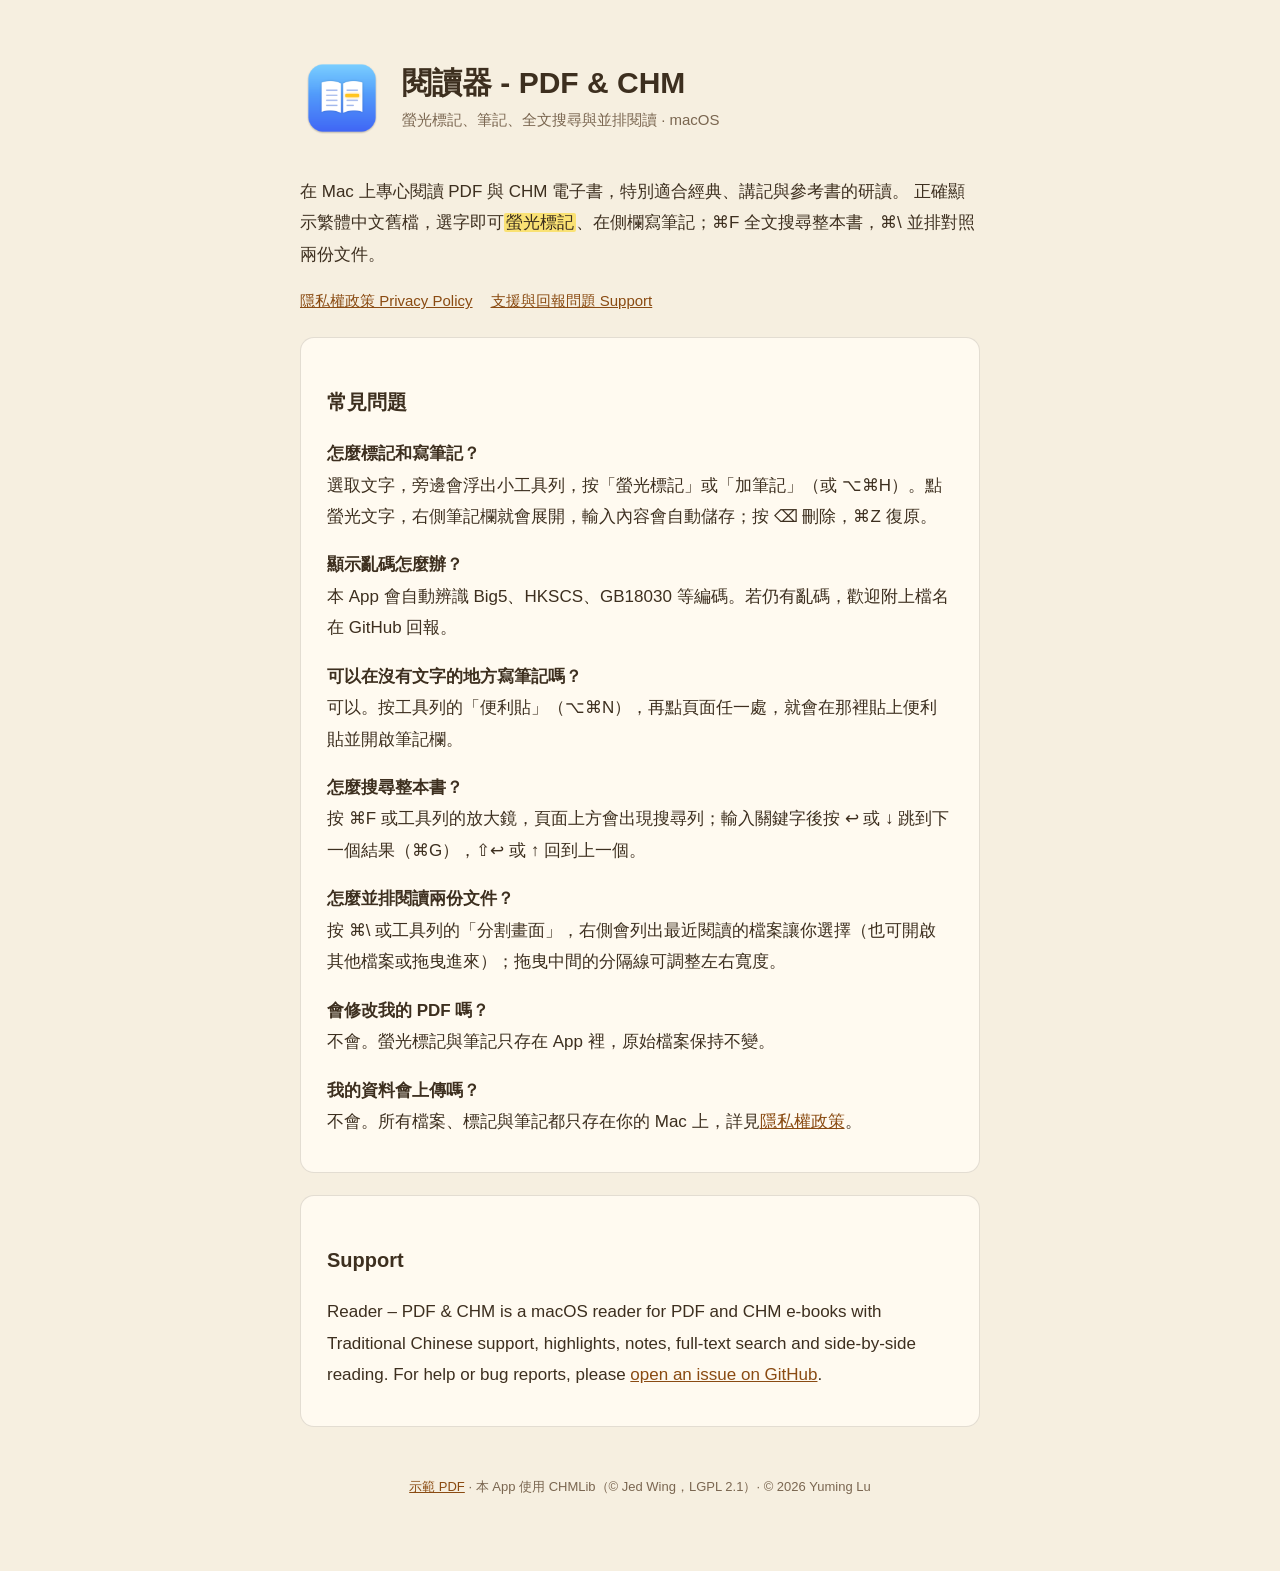
<file: docs/index.html>
<!doctype html>
<html lang="zh-Hant">
<head>
<meta charset="utf-8">
<meta name="viewport" content="width=device-width, initial-scale=1">
<title>閱讀器 - PDF &amp; CHM</title>
<link rel="icon" href="icon.png">
<link rel="stylesheet" href="style.css">
</head>
<body>
<main>
  <header>
    <img src="icon.png" alt="閱讀器圖示">
    <div>
      <h1>閱讀器 - PDF &amp; CHM</h1>
      <p>螢光標記、筆記、全文搜尋與並排閱讀 · macOS</p>
    </div>
  </header>

  <p>在 Mac 上專心閱讀 PDF 與 CHM 電子書，特別適合經典、講記與參考書的研讀。
  正確顯示繁體中文舊檔，選字即可<mark>螢光標記</mark>、在側欄寫筆記；⌘F 全文搜尋整本書，⌘\ 並排對照兩份文件。</p>

  <nav>
    <a href="privacy.html">隱私權政策 Privacy Policy</a>
    <a href="https://github.com/sunmoon-idegu/chm-reader/issues">支援與回報問題 Support</a>
  </nav>

  <section>
    <h2>常見問題</h2>
    <p><b>怎麼標記和寫筆記？</b><br>
    選取文字，旁邊會浮出小工具列，按「螢光標記」或「加筆記」（或 ⌥⌘H）。點螢光文字，右側筆記欄就會展開，輸入內容會自動儲存；按 ⌫ 刪除，⌘Z 復原。</p>
    <p><b>顯示亂碼怎麼辦？</b><br>
    本 App 會自動辨識 Big5、HKSCS、GB18030 等編碼。若仍有亂碼，歡迎附上檔名在 GitHub 回報。</p>
    <p><b>可以在沒有文字的地方寫筆記嗎？</b><br>
    可以。按工具列的「便利貼」（⌥⌘N），再點頁面任一處，就會在那裡貼上便利貼並開啟筆記欄。</p>
    <p><b>怎麼搜尋整本書？</b><br>
    按 ⌘F 或工具列的放大鏡，頁面上方會出現搜尋列；輸入關鍵字後按 ↩ 或 ↓ 跳到下一個結果（⌘G），⇧↩ 或 ↑ 回到上一個。</p>
    <p><b>怎麼並排閱讀兩份文件？</b><br>
    按 ⌘\ 或工具列的「分割畫面」，右側會列出最近閱讀的檔案讓你選擇（也可開啟其他檔案或拖曳進來）；拖曳中間的分隔線可調整左右寬度。</p>
    <p><b>會修改我的 PDF 嗎？</b><br>
    不會。螢光標記與筆記只存在 App 裡，原始檔案保持不變。</p>
    <p><b>我的資料會上傳嗎？</b><br>
    不會。所有檔案、標記與筆記都只存在你的 Mac 上，詳見<a href="privacy.html">隱私權政策</a>。</p>
  </section>

  <section>
    <h2>Support</h2>
    <p>Reader – PDF &amp; CHM is a macOS reader for PDF and CHM e-books with Traditional Chinese support, highlights, notes, full-text search and side-by-side reading.
    For help or bug reports, please <a href="https://github.com/sunmoon-idegu/chm-reader/issues">open an issue on GitHub</a>.</p>
  </section>

  <footer>
    <a href="demo/論語選讀.pdf">示範 PDF</a> · 本 App 使用 CHMLib（© Jed Wing，LGPL 2.1）· © 2026 Yuming Lu
  </footer>
</main>
</body>
</html>
</file>
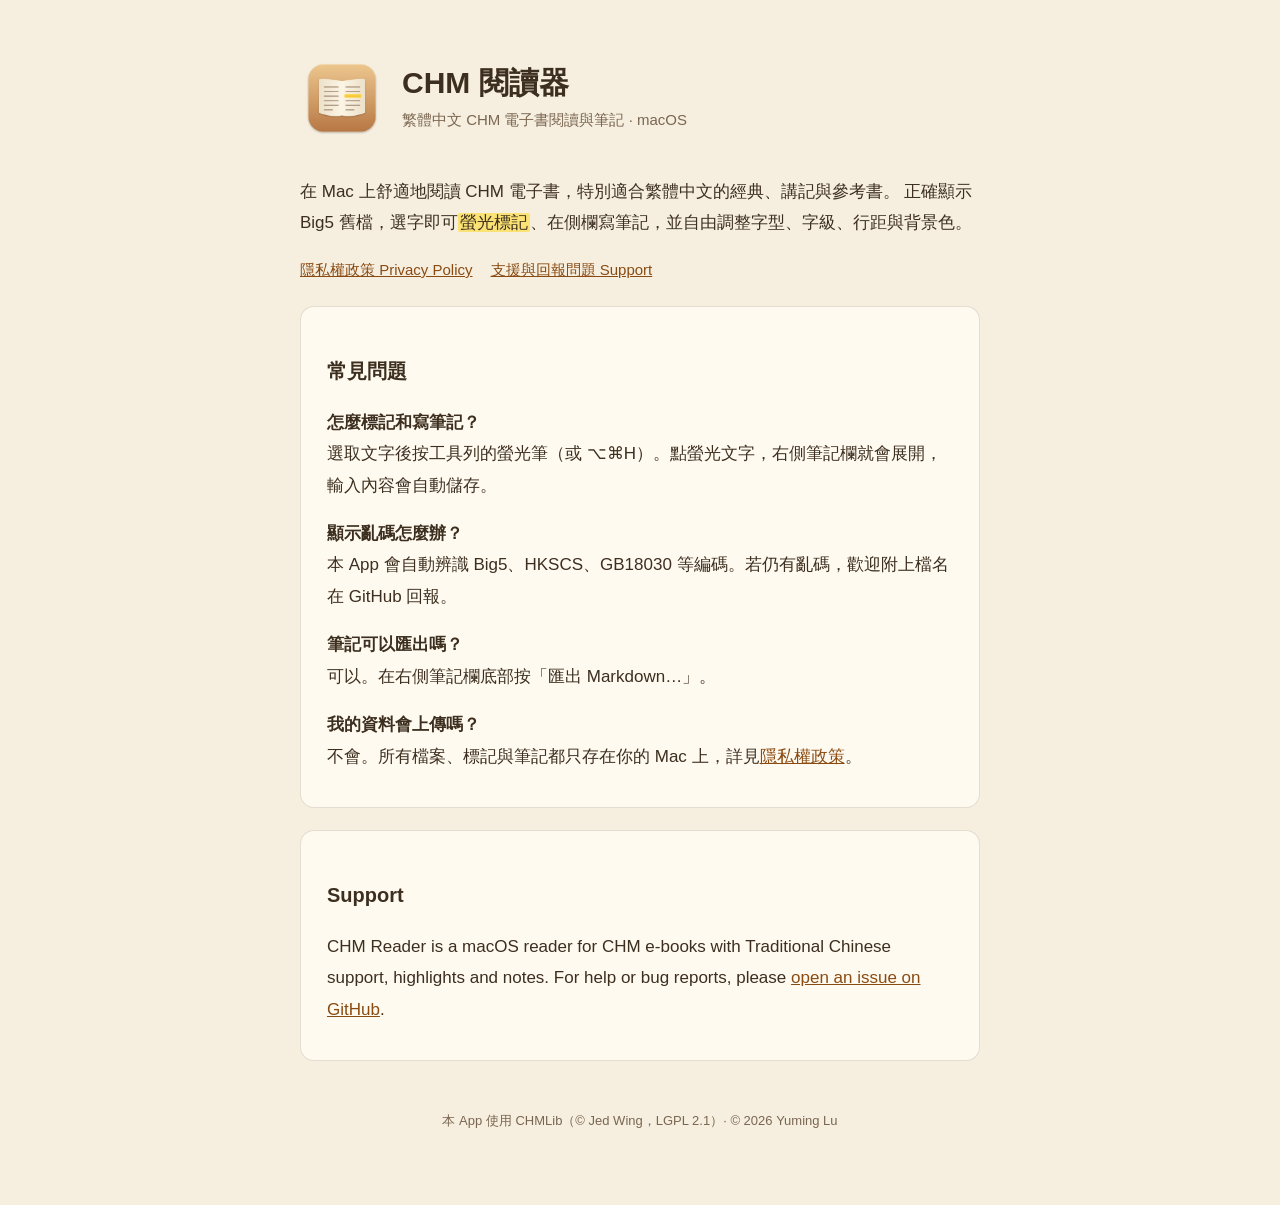
<file: website/index.html>
<!doctype html>
<html lang="zh-Hant">
<head>
<meta charset="utf-8">
<meta name="viewport" content="width=device-width, initial-scale=1">
<title>CHM 閱讀器</title>
<link rel="icon" href="icon.png">
<link rel="stylesheet" href="style.css">
</head>
<body>
<main>
  <header>
    <img src="icon.png" alt="CHM 閱讀器圖示">
    <div>
      <h1>CHM 閱讀器</h1>
      <p>繁體中文 CHM 電子書閱讀與筆記 · macOS</p>
    </div>
  </header>

  <p>在 Mac 上舒適地閱讀 CHM 電子書，特別適合繁體中文的經典、講記與參考書。
  正確顯示 Big5 舊檔，選字即可<mark>螢光標記</mark>、在側欄寫筆記，並自由調整字型、字級、行距與背景色。</p>

  <nav>
    <a href="privacy.html">隱私權政策 Privacy Policy</a>
    <a href="https://github.com/sunmoon-idegu/chm-reader/issues">支援與回報問題 Support</a>
  </nav>

  <section>
    <h2>常見問題</h2>
    <p><b>怎麼標記和寫筆記？</b><br>
    選取文字後按工具列的螢光筆（或 ⌥⌘H）。點螢光文字，右側筆記欄就會展開，輸入內容會自動儲存。</p>
    <p><b>顯示亂碼怎麼辦？</b><br>
    本 App 會自動辨識 Big5、HKSCS、GB18030 等編碼。若仍有亂碼，歡迎附上檔名在 GitHub 回報。</p>
    <p><b>筆記可以匯出嗎？</b><br>
    可以。在右側筆記欄底部按「匯出 Markdown…」。</p>
    <p><b>我的資料會上傳嗎？</b><br>
    不會。所有檔案、標記與筆記都只存在你的 Mac 上，詳見<a href="privacy.html">隱私權政策</a>。</p>
  </section>

  <section>
    <h2>Support</h2>
    <p>CHM Reader is a macOS reader for CHM e-books with Traditional Chinese support, highlights and notes.
    For help or bug reports, please <a href="https://github.com/sunmoon-idegu/chm-reader/issues">open an issue on GitHub</a>.</p>
  </section>

  <footer>
    本 App 使用 CHMLib（© Jed Wing，LGPL 2.1）· © 2026 Yuming Lu
  </footer>
</main>
</body>
</html>
</file>
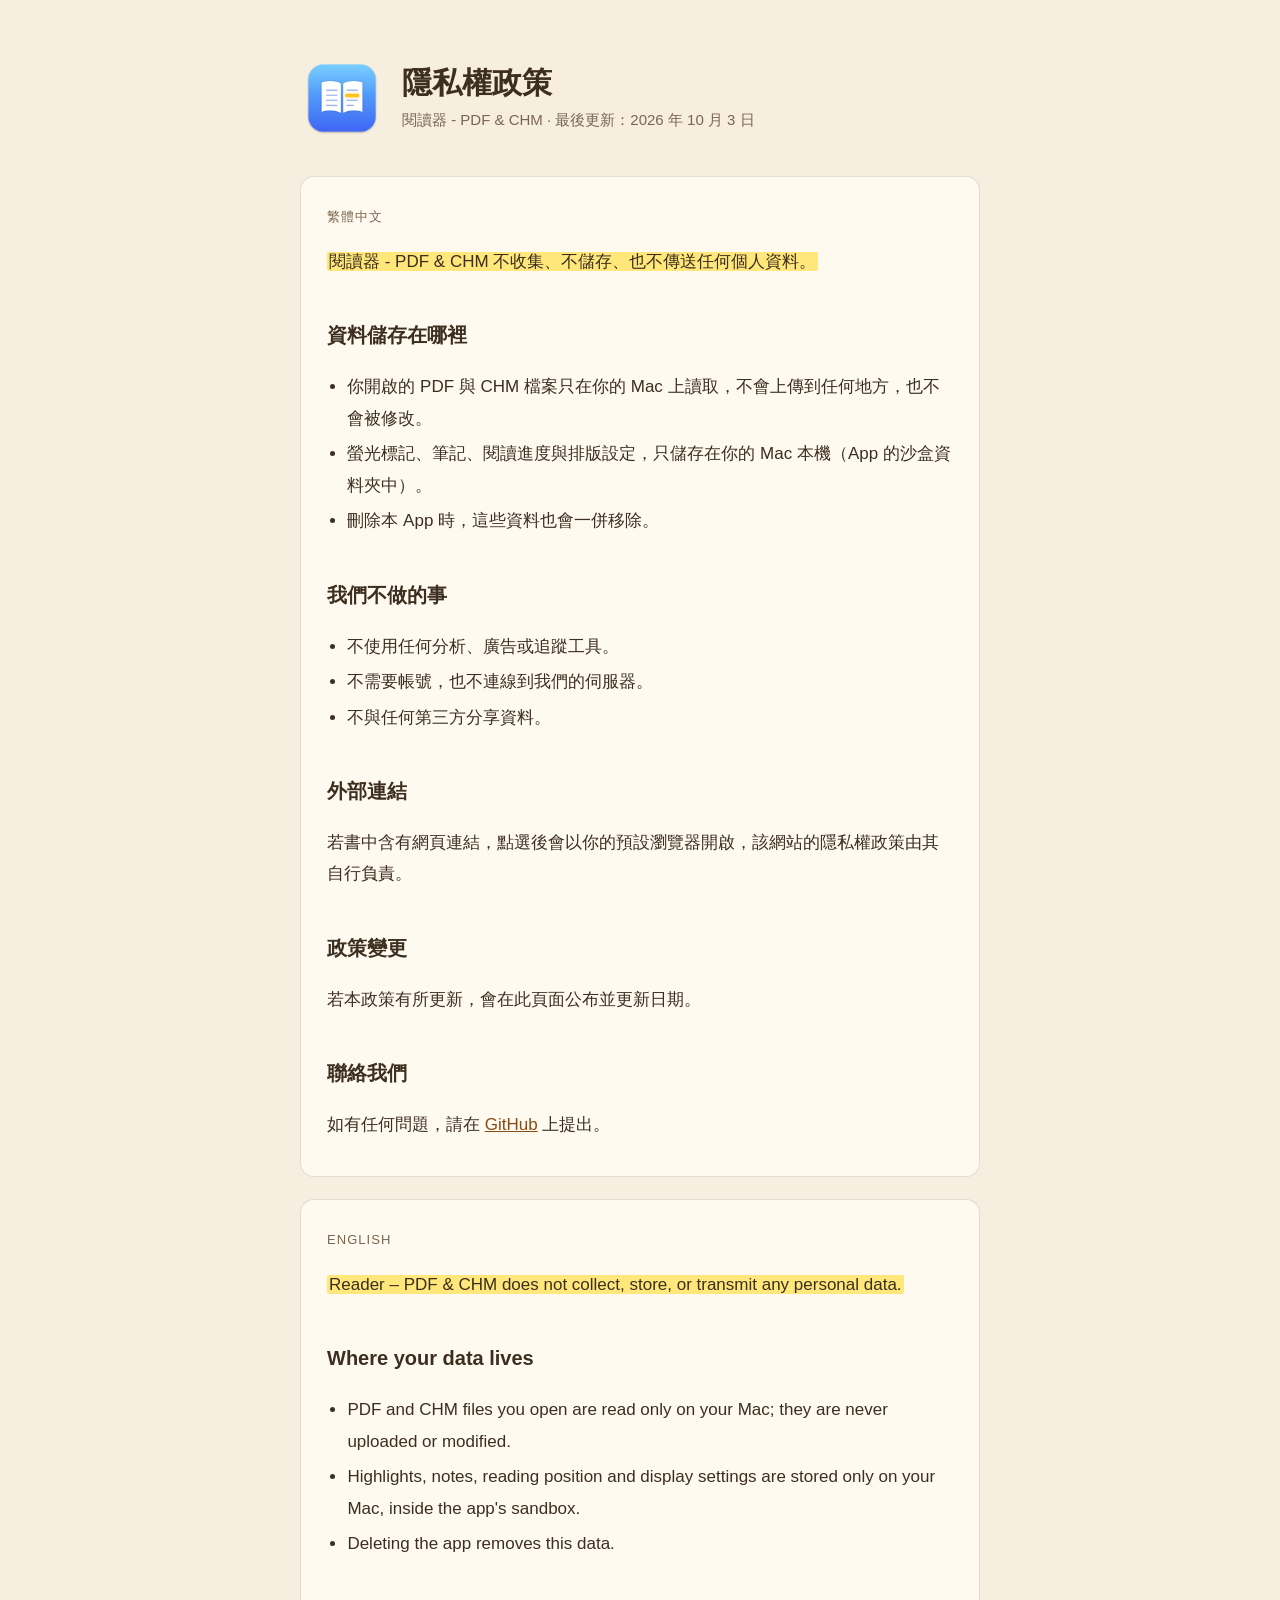
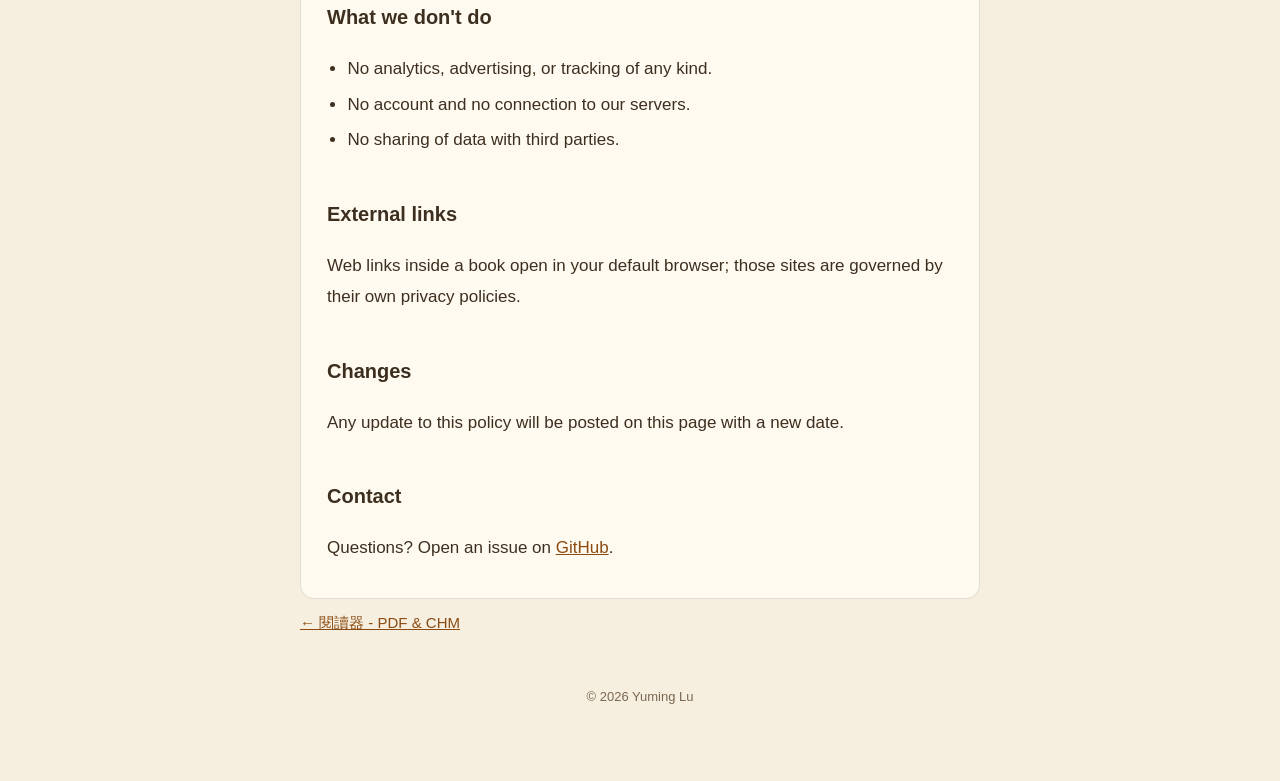
<file: docs/privacy.html>
<!doctype html>
<html lang="zh-Hant">
<head>
<meta charset="utf-8">
<meta name="viewport" content="width=device-width, initial-scale=1">
<title>隱私權政策 · 閱讀器 - PDF &amp; CHM</title>
<link rel="icon" href="icon.png">
<link rel="stylesheet" href="style.css">
</head>
<body>
<main>
  <header>
    <img src="icon.png" alt="閱讀器圖示">
    <div>
      <h1>隱私權政策</h1>
      <p>閱讀器 - PDF &amp; CHM · 最後更新：2026 年 10 月 3 日</p>
    </div>
  </header>

  <section>
    <div class="lang">繁體中文</div>
    <p><mark>閱讀器 - PDF &amp; CHM 不收集、不儲存、也不傳送任何個人資料。</mark></p>
    <h2>資料儲存在哪裡</h2>
    <ul>
      <li>你開啟的 PDF 與 CHM 檔案只在你的 Mac 上讀取，不會上傳到任何地方，也不會被修改。</li>
      <li>螢光標記、筆記、閱讀進度與排版設定，只儲存在你的 Mac 本機（App 的沙盒資料夾中）。</li>
      <li>刪除本 App 時，這些資料也會一併移除。</li>
    </ul>
    <h2>我們不做的事</h2>
    <ul>
      <li>不使用任何分析、廣告或追蹤工具。</li>
      <li>不需要帳號，也不連線到我們的伺服器。</li>
      <li>不與任何第三方分享資料。</li>
    </ul>
    <h2>外部連結</h2>
    <p>若書中含有網頁連結，點選後會以你的預設瀏覽器開啟，該網站的隱私權政策由其自行負責。</p>
    <h2>政策變更</h2>
    <p>若本政策有所更新，會在此頁面公布並更新日期。</p>
    <h2>聯絡我們</h2>
    <p>如有任何問題，請在 <a href="https://github.com/sunmoon-idegu/chm-reader/issues">GitHub</a> 上提出。</p>
  </section>

  <section>
    <div class="lang">English</div>
    <p><mark>Reader – PDF &amp; CHM does not collect, store, or transmit any personal data.</mark></p>
    <h2>Where your data lives</h2>
    <ul>
      <li>PDF and CHM files you open are read only on your Mac; they are never uploaded or modified.</li>
      <li>Highlights, notes, reading position and display settings are stored only on your Mac, inside the app's sandbox.</li>
      <li>Deleting the app removes this data.</li>
    </ul>
    <h2>What we don't do</h2>
    <ul>
      <li>No analytics, advertising, or tracking of any kind.</li>
      <li>No account and no connection to our servers.</li>
      <li>No sharing of data with third parties.</li>
    </ul>
    <h2>External links</h2>
    <p>Web links inside a book open in your default browser; those sites are governed by their own privacy policies.</p>
    <h2>Changes</h2>
    <p>Any update to this policy will be posted on this page with a new date.</p>
    <h2>Contact</h2>
    <p>Questions? Open an issue on <a href="https://github.com/sunmoon-idegu/chm-reader/issues">GitHub</a>.</p>
  </section>

  <nav><a href="./">← 閱讀器 - PDF &amp; CHM</a></nav>
  <footer>© 2026 Yuming Lu</footer>
</main>
</body>
</html>
</file>
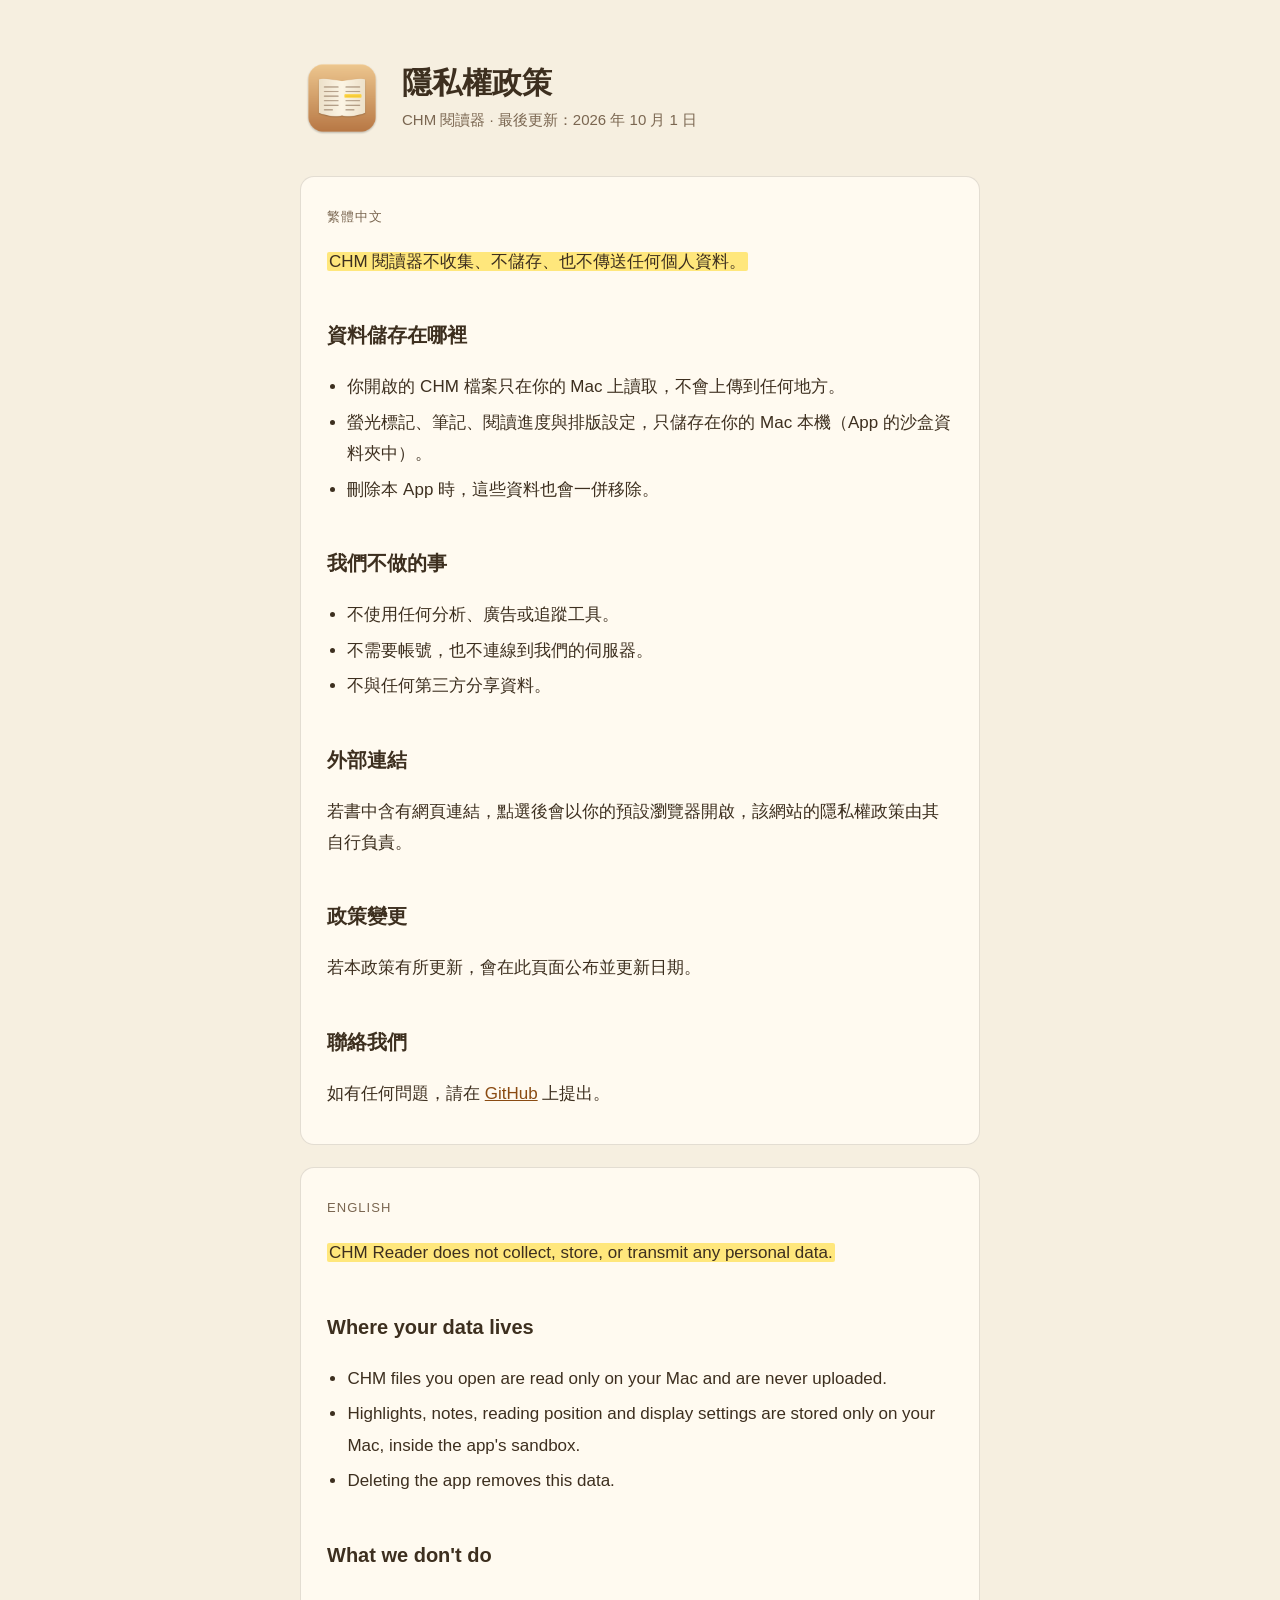
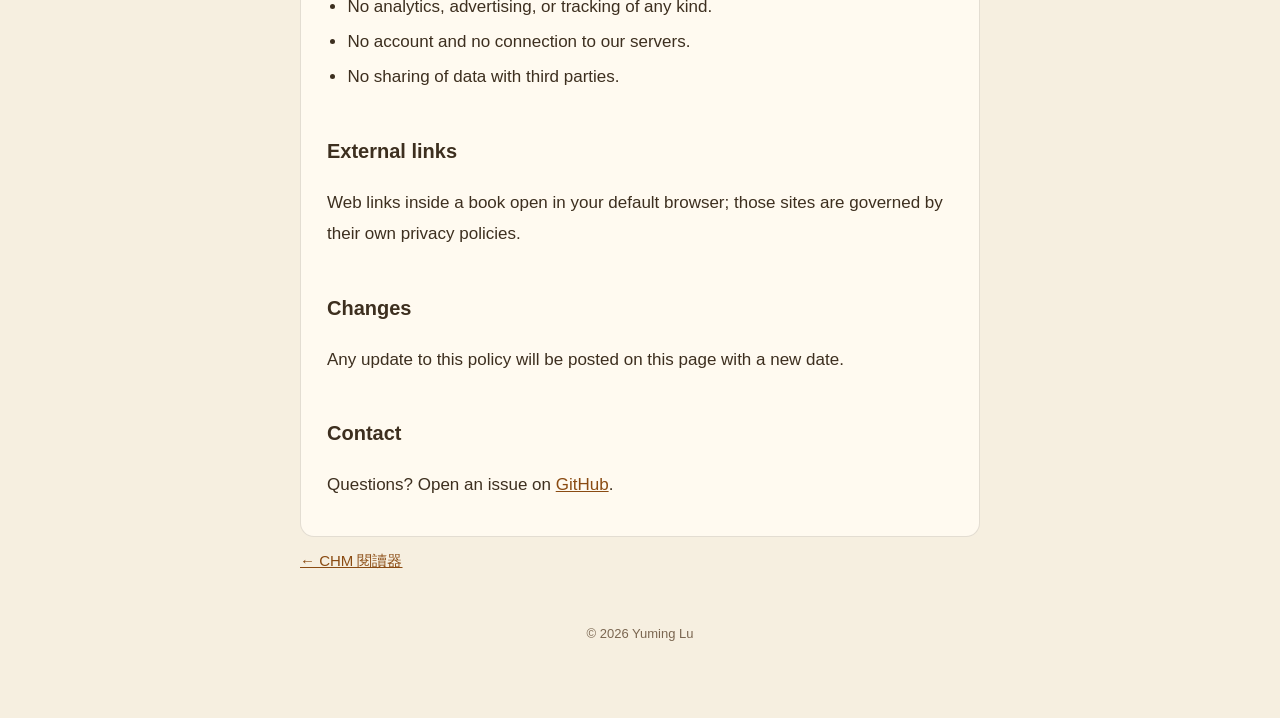
<file: website/privacy.html>
<!doctype html>
<html lang="zh-Hant">
<head>
<meta charset="utf-8">
<meta name="viewport" content="width=device-width, initial-scale=1">
<title>隱私權政策 · CHM 閱讀器</title>
<link rel="icon" href="icon.png">
<link rel="stylesheet" href="style.css">
</head>
<body>
<main>
  <header>
    <img src="icon.png" alt="CHM 閱讀器圖示">
    <div>
      <h1>隱私權政策</h1>
      <p>CHM 閱讀器 · 最後更新：2026 年 10 月 1 日</p>
    </div>
  </header>

  <section>
    <div class="lang">繁體中文</div>
    <p><mark>CHM 閱讀器不收集、不儲存、也不傳送任何個人資料。</mark></p>
    <h2>資料儲存在哪裡</h2>
    <ul>
      <li>你開啟的 CHM 檔案只在你的 Mac 上讀取，不會上傳到任何地方。</li>
      <li>螢光標記、筆記、閱讀進度與排版設定，只儲存在你的 Mac 本機（App 的沙盒資料夾中）。</li>
      <li>刪除本 App 時，這些資料也會一併移除。</li>
    </ul>
    <h2>我們不做的事</h2>
    <ul>
      <li>不使用任何分析、廣告或追蹤工具。</li>
      <li>不需要帳號，也不連線到我們的伺服器。</li>
      <li>不與任何第三方分享資料。</li>
    </ul>
    <h2>外部連結</h2>
    <p>若書中含有網頁連結，點選後會以你的預設瀏覽器開啟，該網站的隱私權政策由其自行負責。</p>
    <h2>政策變更</h2>
    <p>若本政策有所更新，會在此頁面公布並更新日期。</p>
    <h2>聯絡我們</h2>
    <p>如有任何問題，請在 <a href="https://github.com/sunmoon-idegu/chm-reader/issues">GitHub</a> 上提出。</p>
  </section>

  <section>
    <div class="lang">English</div>
    <p><mark>CHM Reader does not collect, store, or transmit any personal data.</mark></p>
    <h2>Where your data lives</h2>
    <ul>
      <li>CHM files you open are read only on your Mac and are never uploaded.</li>
      <li>Highlights, notes, reading position and display settings are stored only on your Mac, inside the app's sandbox.</li>
      <li>Deleting the app removes this data.</li>
    </ul>
    <h2>What we don't do</h2>
    <ul>
      <li>No analytics, advertising, or tracking of any kind.</li>
      <li>No account and no connection to our servers.</li>
      <li>No sharing of data with third parties.</li>
    </ul>
    <h2>External links</h2>
    <p>Web links inside a book open in your default browser; those sites are governed by their own privacy policies.</p>
    <h2>Changes</h2>
    <p>Any update to this policy will be posted on this page with a new date.</p>
    <h2>Contact</h2>
    <p>Questions? Open an issue on <a href="https://github.com/sunmoon-idegu/chm-reader/issues">GitHub</a>.</p>
  </section>

  <nav><a href="./">← CHM 閱讀器</a></nav>
  <footer>© 2026 Yuming Lu</footer>
</main>
</body>
</html>
</file>
<file: docs/style.css>
:root {
  --bg: #f6efe0;
  --card: #fffaf0;
  --text: #3d2f1f;
  --muted: #7a6650;
  --accent: #8a4b12;
  --line: rgba(61, 47, 31, 0.14);
  --mark: rgba(255, 214, 10, 0.5);
}
@media (prefers-color-scheme: dark) {
  :root {
    --bg: #1c1a17;
    --card: #26231f;
    --text: #e8e0d4;
    --muted: #a89a88;
    --accent: #e0a96d;
    --line: rgba(232, 224, 212, 0.14);
    --mark: rgba(255, 214, 10, 0.3);
  }
}
* { box-sizing: border-box; }
body {
  margin: 0;
  padding: 0 20px;
  background: var(--bg);
  color: var(--text);
  font: 17px/1.85 -apple-system, "PingFang TC", "Noto Sans TC", sans-serif;
  -webkit-font-smoothing: antialiased;
}
main { max-width: 680px; margin: 0 auto; padding: 56px 0 72px; }
header { display: flex; align-items: center; gap: 18px; margin-bottom: 36px; }
header img { width: 84px; height: 84px; flex: none; }
h1 { font-size: 30px; line-height: 1.3; margin: 0; }
header p { margin: 4px 0 0; color: var(--muted); font-size: 15px; }
h2 { font-size: 20px; margin: 40px 0 10px; }
section {
  background: var(--card);
  border: 1px solid var(--line);
  border-radius: 14px;
  padding: 6px 26px 18px;
  margin-top: 22px;
}
mark { background: var(--mark); color: inherit; padding: 0 2px; border-radius: 2px; }
a { color: var(--accent); }
ul { padding-left: 1.2em; }
li { margin: 4px 0; }
.lang { color: var(--muted); font-size: 13px; letter-spacing: 0.08em; text-transform: uppercase; margin-top: 22px; }
nav { margin-top: 10px; font-size: 15px; display: flex; gap: 18px; flex-wrap: wrap; }
footer { margin-top: 48px; color: var(--muted); font-size: 13px; text-align: center; }
</file>
<file: website/style.css>
:root {
  --bg: #f6efe0;
  --card: #fffaf0;
  --text: #3d2f1f;
  --muted: #7a6650;
  --accent: #8a4b12;
  --line: rgba(61, 47, 31, 0.14);
  --mark: rgba(255, 214, 10, 0.5);
}
@media (prefers-color-scheme: dark) {
  :root {
    --bg: #1c1a17;
    --card: #26231f;
    --text: #e8e0d4;
    --muted: #a89a88;
    --accent: #e0a96d;
    --line: rgba(232, 224, 212, 0.14);
    --mark: rgba(255, 214, 10, 0.3);
  }
}
* { box-sizing: border-box; }
body {
  margin: 0;
  padding: 0 20px;
  background: var(--bg);
  color: var(--text);
  font: 17px/1.85 -apple-system, "PingFang TC", "Noto Sans TC", sans-serif;
  -webkit-font-smoothing: antialiased;
}
main { max-width: 680px; margin: 0 auto; padding: 56px 0 72px; }
header { display: flex; align-items: center; gap: 18px; margin-bottom: 36px; }
header img { width: 84px; height: 84px; flex: none; }
h1 { font-size: 30px; line-height: 1.3; margin: 0; }
header p { margin: 4px 0 0; color: var(--muted); font-size: 15px; }
h2 { font-size: 20px; margin: 40px 0 10px; }
section {
  background: var(--card);
  border: 1px solid var(--line);
  border-radius: 14px;
  padding: 6px 26px 18px;
  margin-top: 22px;
}
mark { background: var(--mark); color: inherit; padding: 0 2px; border-radius: 2px; }
a { color: var(--accent); }
ul { padding-left: 1.2em; }
li { margin: 4px 0; }
.lang { color: var(--muted); font-size: 13px; letter-spacing: 0.08em; text-transform: uppercase; margin-top: 22px; }
nav { margin-top: 10px; font-size: 15px; display: flex; gap: 18px; flex-wrap: wrap; }
footer { margin-top: 48px; color: var(--muted); font-size: 13px; text-align: center; }
</file>
